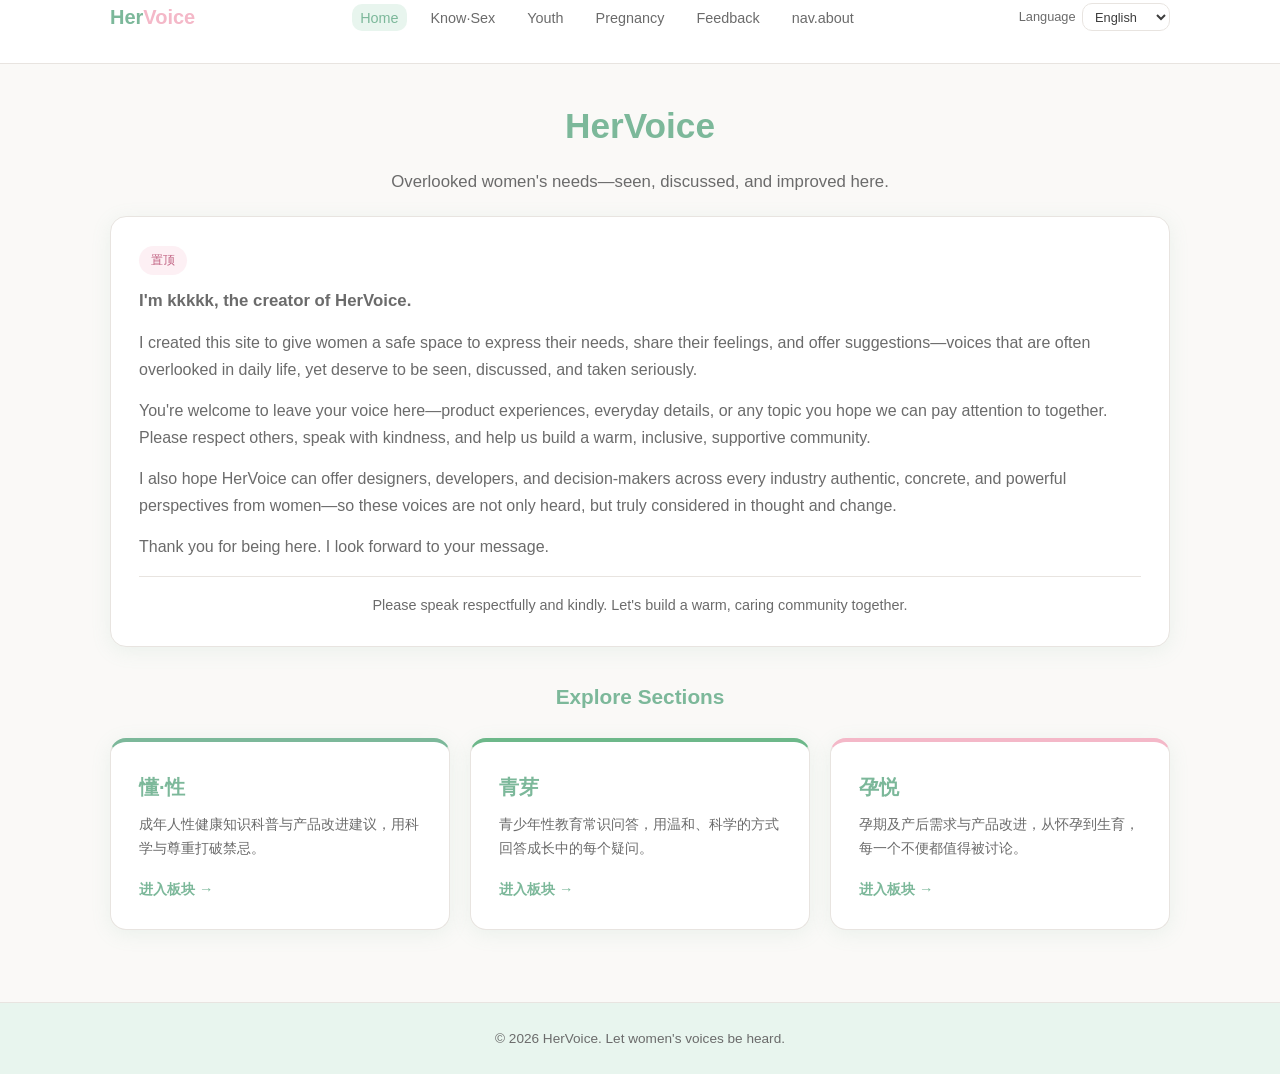
<file: index.html>
<!DOCTYPE html>
<html lang="zh-CN">
<head>
  <meta charset="UTF-8">
  <meta name="viewport" content="width=device-width, initial-scale=1.0">
  <meta name="description" content="HerVoice - 被忽略的女性需求，在这里被看见、被讨论、被改进。">
  <title>HerVoice | 首页</title>
  <link rel="stylesheet" href="style.css">
</head>
<body>

  <header class="site-header">
    <div class="nav-inner">
      <a href="index.html" class="site-logo">Her<span>Voice</span></a>
      <button class="nav-toggle" aria-label="打开菜单" aria-expanded="false">
        <span></span><span></span><span></span>
      </button>
      <ul class="nav-links">
        <li><a href="index.html" data-i18n="nav.home">首页</a></li>
        <li><a href="sex-education.html" data-i18n="nav.sex">懂·性</a></li>
        <li><a href="youth.html" data-i18n="nav.youth">青芽</a></li>
        <li><a href="pregnancy.html" data-i18n="nav.pregnancy">孕悦</a></li>
        <li><a href="feedback.html" data-i18n="nav.feedback">留言板</a></li>
        <li><a href="about.html" data-i18n="nav.about">关于</a></li>
      </ul>
    </div>
  </header>

  <main>
    <section class="page-hero page-hero-minimal">
      <h1>HerVoice</h1>
      <p class="tagline" data-i18n="index.tagline">被忽略的女性需求，在这里被看见、被讨论、被改进。</p>
    </section>

    <article class="card featured-article">
      <span class="badge">置顶</span>
      <p class="founder-intro" data-i18n="index.pinnedP1">我是 HerVoice 的创建者 kkkkk。</p>
      <p data-i18n="index.pinnedP2">创建这个网站的初衷，是想为女性提供一个可以安心表达需求、分享感受、提出建议的空间——那些在日常生活中常常被忽略的声音，值得被看见、被讨论，更值得被认真对待。</p>
      <p data-i18n="index.pinnedP3">欢迎你在这里留下你的声音：可以是产品体验、生活细节，或是任何你希望我们共同关注的话题。请尊重他人的分享，带着善意发言，和我们一起维护一个温暖、包容、彼此支持的社区。</p>
      <p data-i18n="index.pinnedP4">同时，我也希望 HerVoice 能为各行各业的设计者、开发者和决策者，提供来自女性真实、具体且有力量的视角。愿这些声音不仅被听见，更能被真正纳入思考与改变之中。</p>
      <p data-i18n="index.pinnedP5">感谢你的到来。期待你的留言。</p>
      <p class="community-guidelines" data-i18n="index.communityGuidelines">请文明发言、友善探讨，共建温暖有爱的社区。期待你的声音。</p>
    </article>

    <section class="modules-section">
      <h2 class="modules-title" data-i18n="index.modulesTitle">探索板块</h2>
      <div class="module-grid">
        <a href="sex-education.html" class="card module-card module-card-sex">
          <h3>懂·性</h3>
          <p>成年人性健康知识科普与产品改进建议，用科学与尊重打破禁忌。</p>
          <span class="module-enter">进入板块 →</span>
        </a>
        <a href="youth.html" class="card module-card module-card-youth">
          <h3>青芽</h3>
          <p>青少年性教育常识问答，用温和、科学的方式回答成长中的每个疑问。</p>
          <span class="module-enter">进入板块 →</span>
        </a>
        <a href="pregnancy.html" class="card module-card module-card-pregnancy">
          <h3>孕悦</h3>
          <p>孕期及产后需求与产品改进，从怀孕到生育，每一个不便都值得被讨论。</p>
          <span class="module-enter">进入板块 →</span>
        </a>
      </div>
    </section>
  </main>

  <footer class="site-footer">
    <p data-i18n="footer.copy">&copy; 2026 HerVoice. 让女性的声音被听见。</p>
  </footer>

  <script src="i18n.js"></script>
  <script src="script.js"></script>
</body>
</html>
</file>
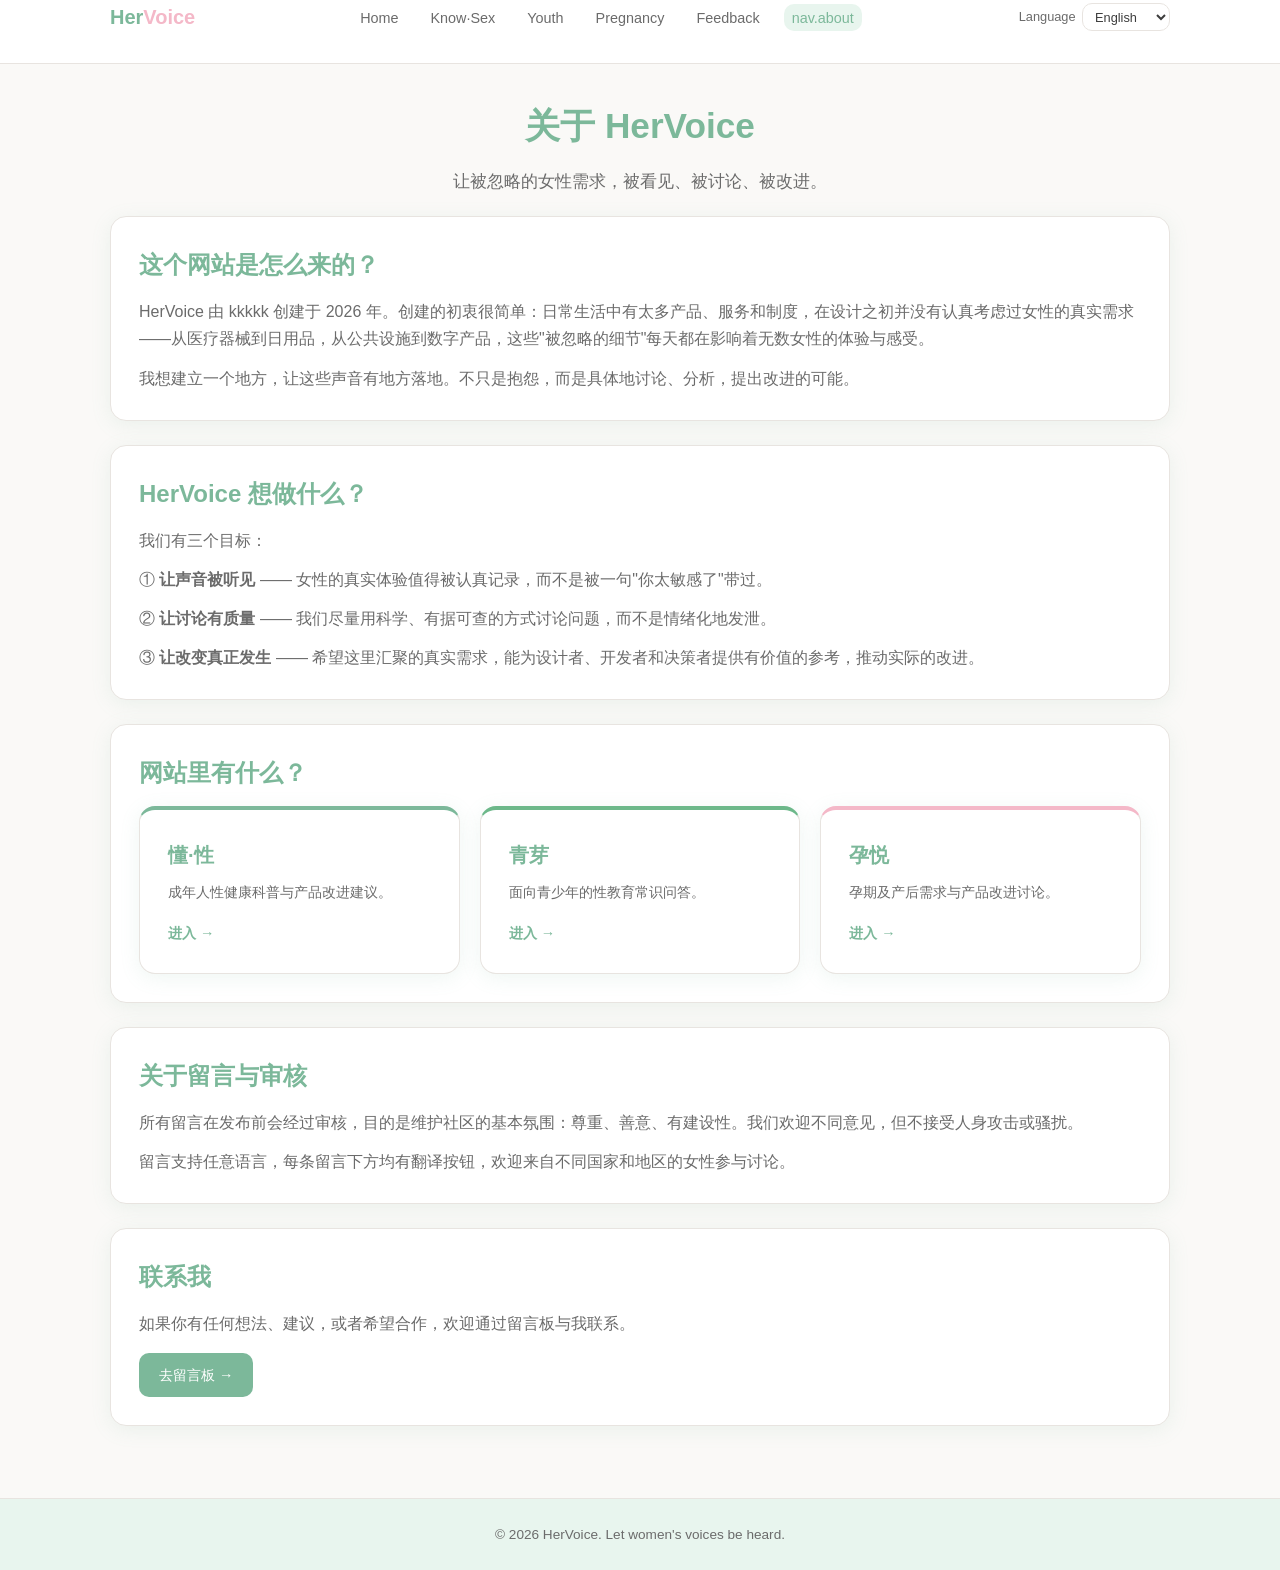
<file: about.html>
<!DOCTYPE html>
<html lang="zh-CN">
<head>
  <meta charset="UTF-8">
  <meta name="viewport" content="width=device-width, initial-scale=1.0">
  <meta name="description" content="关于 HerVoice - 让被忽略的女性需求被看见、被讨论、被改进">
  <title>关于 | HerVoice</title>
  <link rel="stylesheet" href="style.css">
</head>
<body>

  <header class="site-header">
    <div class="nav-inner">
      <a href="index.html" class="site-logo">Her<span>Voice</span></a>
      <button class="nav-toggle" aria-label="打开菜单" aria-expanded="false">
        <span></span><span></span><span></span>
      </button>
      <ul class="nav-links">
        <li><a href="index.html" data-i18n="nav.home">首页</a></li>
        <li><a href="sex-education.html" data-i18n="nav.sex">懂·性</a></li>
        <li><a href="youth.html" data-i18n="nav.youth">青芽</a></li>
        <li><a href="pregnancy.html" data-i18n="nav.pregnancy">孕悦</a></li>
        <li><a href="feedback.html" data-i18n="nav.feedback">留言板</a></li>
        <li><a href="about.html" data-i18n="nav.about">关于</a></li>
      </ul>
    </div>
  </header>

  <main>
    <section class="page-hero page-hero-minimal">
      <h1>关于 HerVoice</h1>
      <p class="tagline">让被忽略的女性需求，被看见、被讨论、被改进。</p>
    </section>

    <article class="card">
      <h2>这个网站是怎么来的？</h2>
      <p>HerVoice 由 kkkkk 创建于 2026 年。创建的初衷很简单：日常生活中有太多产品、服务和制度，在设计之初并没有认真考虑过女性的真实需求——从医疗器械到日用品，从公共设施到数字产品，这些"被忽略的细节"每天都在影响着无数女性的体验与感受。</p>
      <p>我想建立一个地方，让这些声音有地方落地。不只是抱怨，而是具体地讨论、分析，提出改进的可能。</p>
    </article>

    <article class="card">
      <h2>HerVoice 想做什么？</h2>
      <p>我们有三个目标：</p>
      <p>① <strong>让声音被听见</strong> —— 女性的真实体验值得被认真记录，而不是被一句"你太敏感了"带过。</p>
      <p>② <strong>让讨论有质量</strong> —— 我们尽量用科学、有据可查的方式讨论问题，而不是情绪化地发泄。</p>
      <p>③ <strong>让改变真正发生</strong> —— 希望这里汇聚的真实需求，能为设计者、开发者和决策者提供有价值的参考，推动实际的改进。</p>
    </article>

    <article class="card">
      <h2>网站里有什么？</h2>
      <div class="module-grid" style="margin-top: 0.75rem;">
        <a href="sex-education.html" class="card module-card module-card-sex" style="margin-bottom:0;">
          <h3>懂·性</h3>
          <p>成年人性健康科普与产品改进建议。</p>
          <span class="module-enter">进入 →</span>
        </a>
        <a href="youth.html" class="card module-card module-card-youth" style="margin-bottom:0;">
          <h3>青芽</h3>
          <p>面向青少年的性教育常识问答。</p>
          <span class="module-enter">进入 →</span>
        </a>
        <a href="pregnancy.html" class="card module-card module-card-pregnancy" style="margin-bottom:0;">
          <h3>孕悦</h3>
          <p>孕期及产后需求与产品改进讨论。</p>
          <span class="module-enter">进入 →</span>
        </a>
      </div>
    </article>

    <article class="card">
      <h2>关于留言与审核</h2>
      <p>所有留言在发布前会经过审核，目的是维护社区的基本氛围：尊重、善意、有建设性。我们欢迎不同意见，但不接受人身攻击或骚扰。</p>
      <p>留言支持任意语言，每条留言下方均有翻译按钮，欢迎来自不同国家和地区的女性参与讨论。</p>
    </article>

    <article class="card">
      <h2>联系我</h2>
      <p>如果你有任何想法、建议，或者希望合作，欢迎通过留言板与我联系。</p>
      <p style="margin-top: 1rem;">
        <a href="feedback.html" class="btn btn-primary">去留言板 →</a>
      </p>
    </article>
  </main>

  <footer class="site-footer">
    <p data-i18n="footer.copy">&copy; 2026 HerVoice. 让女性的声音被听见。</p>
  </footer>

  <script src="i18n.js"></script>
  <script src="script.js"></script>
</body>
</html>
</file>
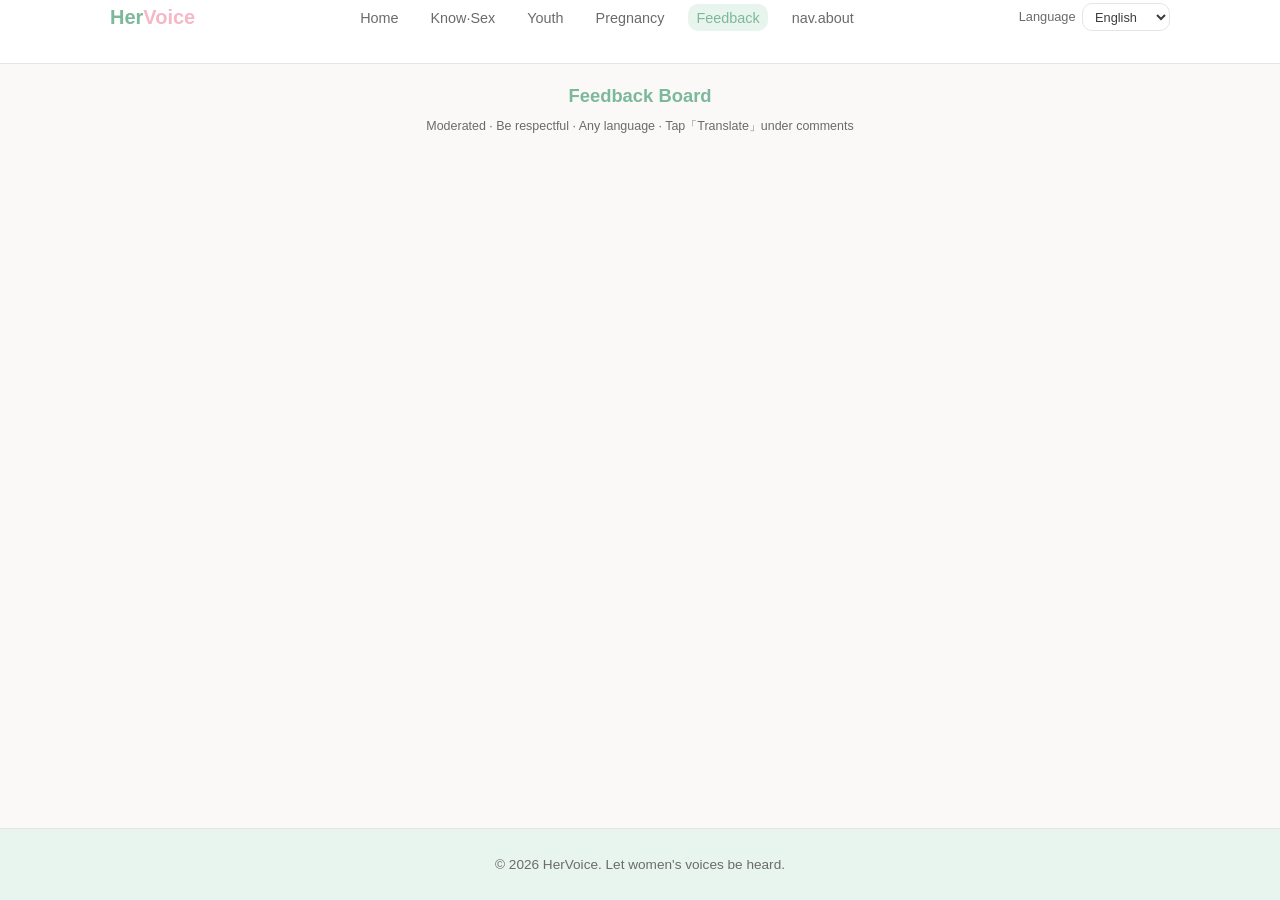
<file: feedback.html>
<!DOCTYPE html>
<html lang="zh-CN">
<head>
  <meta charset="UTF-8">
  <meta name="viewport" content="width=device-width, initial-scale=1.0">
  <meta name="description" content="HerVoice 留言板 - 全球女性分享建议，支持多语言翻译">
  <title data-i18n-title="feedback.title">留言板 | HerVoice</title>
  <link rel="stylesheet" href="style.css">
</head>
<body>

  <header class="site-header">
    <div class="nav-inner">
      <a href="index.html" class="site-logo">Her<span>Voice</span></a>
      <button class="nav-toggle" aria-label="打开菜单" aria-expanded="false">
        <span></span><span></span><span></span>
      </button>
      <ul class="nav-links">
        <li><a href="index.html" data-i18n="nav.home">首页</a></li>
        <li><a href="sex-education.html" data-i18n="nav.sex">懂·性</a></li>
        <li><a href="youth.html" data-i18n="nav.youth">青芽</a></li>
        <li><a href="pregnancy.html" data-i18n="nav.pregnancy">孕悦</a></li>
        <li><a href="feedback.html" data-i18n="nav.feedback">留言板</a></li>
        <li><a href="about.html" data-i18n="nav.about">关于</a></li>
      </ul>
    </div>
  </header>

  <main class="main-compact">
    <p class="compact-page-title" data-i18n="feedback.title">留言板</p>
    <p class="compact-notice" data-i18n="feedback.compactNotice">
      留言审核后显示 · 请文明发言 · 任意语言均可 · 评论下方可点「翻译」
    </p>

    <section class="comments-section comments-section-priority">
      <div id="cusdis_thread"
           data-host="https://cusdis.com"
           data-app-id="5a031f9e-909d-4e2f-ba23-a3a7de25dd9d"
           data-page-id="feedback"
           data-page-url="https://sfjasld.github.io/HerVoice/feedback.html"
           data-page-title="留言板">
      </div>
      <script async defer src="https://cusdis.com/js/cusdis.es.js"></script>
    </section>
  </main>

  <footer class="site-footer">
    <p data-i18n="footer.copy">&copy; 2026 HerVoice. 让女性的声音被听见。</p>
  </footer>

  <script src="i18n.js"></script>
  <script src="translate.js"></script>
  <script src="script.js"></script>
</body>
</html>
</file>
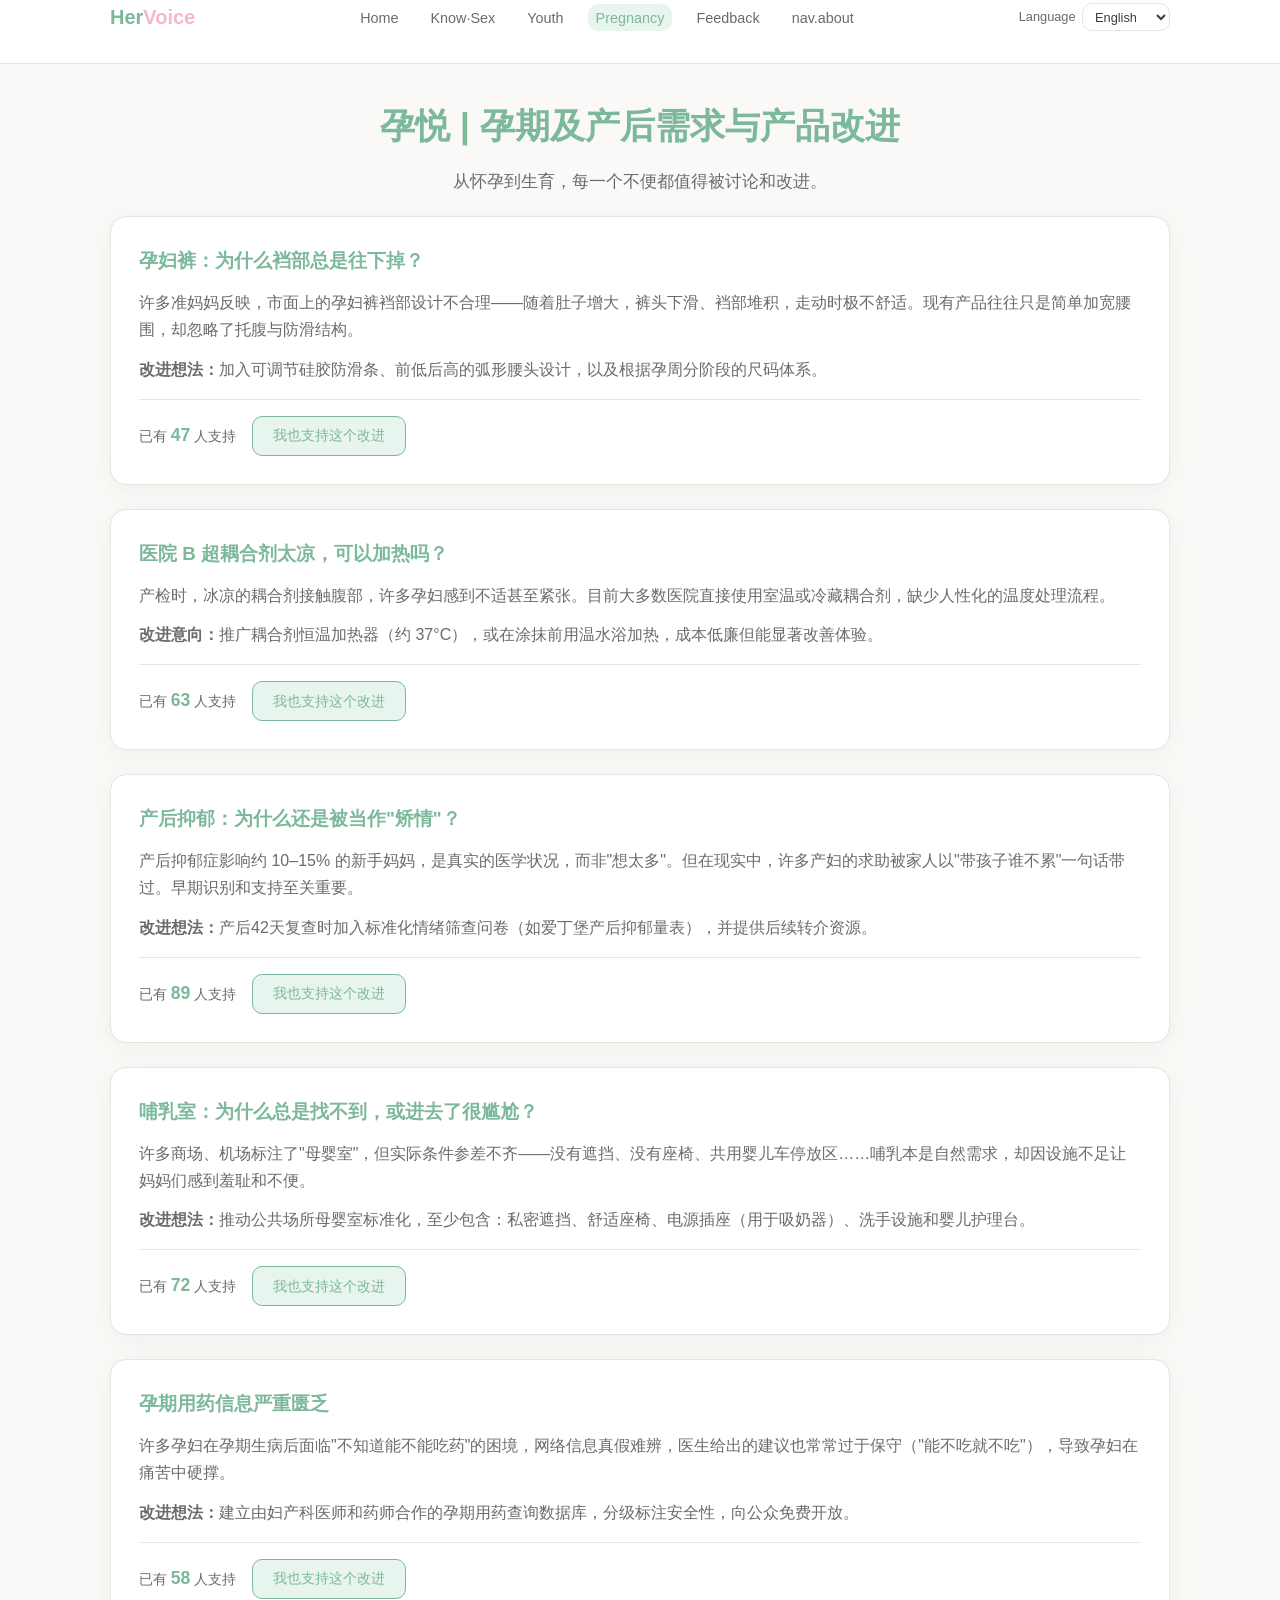
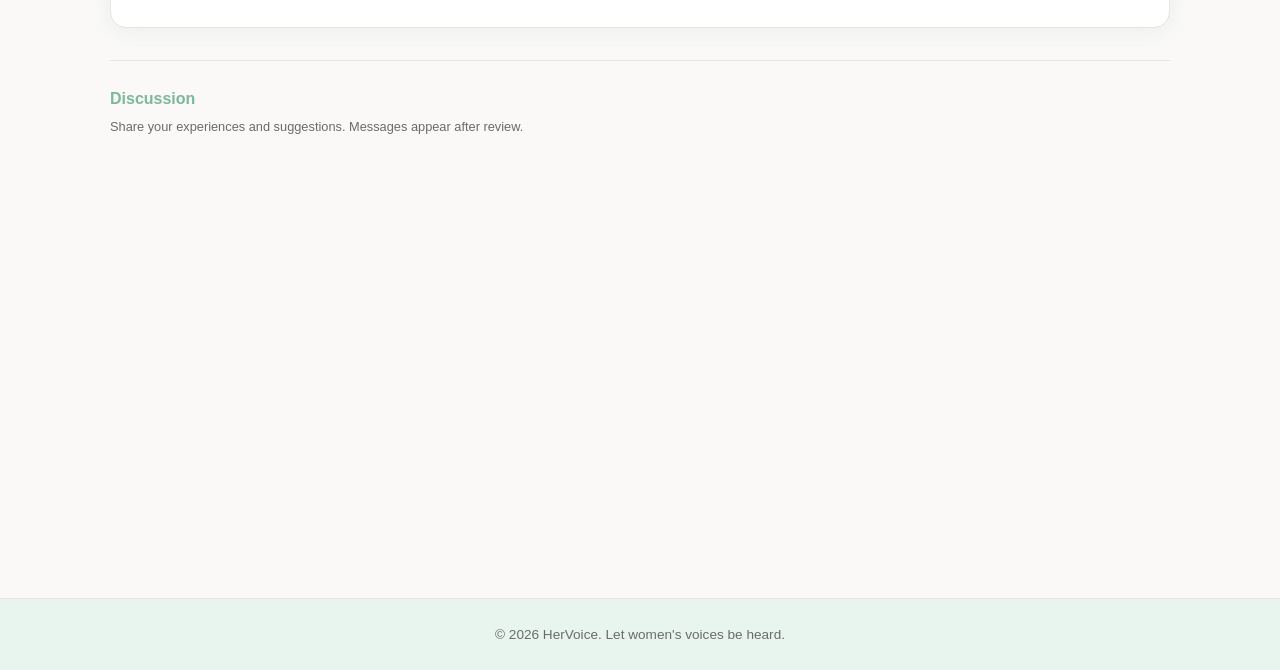
<file: pregnancy.html>
<!DOCTYPE html>
<html lang="zh-CN">
<head>
  <meta charset="UTF-8">
  <meta name="viewport" content="width=device-width, initial-scale=1.0">
  <meta name="description" content="孕悦 - 孕期及产后需求与产品改进">
  <title>孕悦 | HerVoice</title>
  <link rel="stylesheet" href="style.css">
</head>
<body>

  <header class="site-header">
    <div class="nav-inner">
      <a href="index.html" class="site-logo">Her<span>Voice</span></a>
      <button class="nav-toggle" aria-label="打开菜单" aria-expanded="false">
        <span></span><span></span><span></span>
      </button>
      <ul class="nav-links">
        <li><a href="index.html" data-i18n="nav.home">首页</a></li>
        <li><a href="sex-education.html" data-i18n="nav.sex">懂·性</a></li>
        <li><a href="youth.html" data-i18n="nav.youth">青芽</a></li>
        <li><a href="pregnancy.html" data-i18n="nav.pregnancy">孕悦</a></li>
        <li><a href="feedback.html" data-i18n="nav.feedback">留言板</a></li>
        <li><a href="about.html" data-i18n="nav.about">关于</a></li>
      </ul>
    </div>
  </header>

  <main>
    <section class="page-hero page-hero-minimal">
      <h1>孕悦 | 孕期及产后需求与产品改进</h1>
      <p class="tagline">从怀孕到生育，每一个不便都值得被讨论和改进。</p>
    </section>

    <article class="card">
      <h3>孕妇裤：为什么裆部总是往下掉？</h3>
      <p>许多准妈妈反映，市面上的孕妇裤裆部设计不合理——随着肚子增大，裤头下滑、裆部堆积，走动时极不舒适。现有产品往往只是简单加宽腰围，却忽略了托腹与防滑结构。</p>
      <p><strong>改进想法：</strong>加入可调节硅胶防滑条、前低后高的弧形腰头设计，以及根据孕周分阶段的尺码体系。</p>
      <div class="suggestion-meta">
        <span class="support-count">已有 <strong data-count-for="maternity-pants">0</strong> 人支持</span>
        <button class="btn btn-support" data-support-id="maternity-pants">我也支持这个改进</button>
      </div>
    </article>

    <article class="card">
      <h3>医院 B 超耦合剂太凉，可以加热吗？</h3>
      <p>产检时，冰凉的耦合剂接触腹部，许多孕妇感到不适甚至紧张。目前大多数医院直接使用室温或冷藏耦合剂，缺少人性化的温度处理流程。</p>
      <p><strong>改进意向：</strong>推广耦合剂恒温加热器（约 37°C），或在涂抹前用温水浴加热，成本低廉但能显著改善体验。</p>
      <div class="suggestion-meta">
        <span class="support-count">已有 <strong data-count-for="ultrasound-gel">0</strong> 人支持</span>
        <button class="btn btn-support" data-support-id="ultrasound-gel">我也支持这个改进</button>
      </div>
    </article>

    <article class="card">
      <h3>产后抑郁：为什么还是被当作"矫情"？</h3>
      <p>产后抑郁症影响约 10–15% 的新手妈妈，是真实的医学状况，而非"想太多"。但在现实中，许多产妇的求助被家人以"带孩子谁不累"一句话带过。早期识别和支持至关重要。</p>
      <p><strong>改进想法：</strong>产后42天复查时加入标准化情绪筛查问卷（如爱丁堡产后抑郁量表），并提供后续转介资源。</p>
      <div class="suggestion-meta">
        <span class="support-count">已有 <strong data-count-for="postpartum-depression">0</strong> 人支持</span>
        <button class="btn btn-support" data-support-id="postpartum-depression">我也支持这个改进</button>
      </div>
    </article>

    <article class="card">
      <h3>哺乳室：为什么总是找不到，或进去了很尴尬？</h3>
      <p>许多商场、机场标注了"母婴室"，但实际条件参差不齐——没有遮挡、没有座椅、共用婴儿车停放区……哺乳本是自然需求，却因设施不足让妈妈们感到羞耻和不便。</p>
      <p><strong>改进想法：</strong>推动公共场所母婴室标准化，至少包含：私密遮挡、舒适座椅、电源插座（用于吸奶器）、洗手设施和婴儿护理台。</p>
      <div class="suggestion-meta">
        <span class="support-count">已有 <strong data-count-for="nursing-room">0</strong> 人支持</span>
        <button class="btn btn-support" data-support-id="nursing-room">我也支持这个改进</button>
      </div>
    </article>

    <article class="card">
      <h3>孕期用药信息严重匮乏</h3>
      <p>许多孕妇在孕期生病后面临"不知道能不能吃药"的困境，网络信息真假难辨，医生给出的建议也常常过于保守（"能不吃就不吃"），导致孕妇在痛苦中硬撑。</p>
      <p><strong>改进想法：</strong>建立由妇产科医师和药师合作的孕期用药查询数据库，分级标注安全性，向公众免费开放。</p>
      <div class="suggestion-meta">
        <span class="support-count">已有 <strong data-count-for="pregnancy-medication">0</strong> 人支持</span>
        <button class="btn btn-support" data-support-id="pregnancy-medication">我也支持这个改进</button>
      </div>
    </article>

    <section class="comments-section">
      <h2 class="comments-section-title" data-i18n="comments.title">留言讨论</h2>
      <p class="comments-section-hint" data-i18n="comments.hint">欢迎分享你的经历与建议，留言审核后显示。</p>
      <div id="cusdis_thread"
           data-host="https://cusdis.com"
           data-app-id="5a031f9e-909d-4e2f-ba23-a3a7de25dd9d"
           data-page-id="pregnancy"
           data-page-url="https://sfjasld.github.io/HerVoice/pregnancy.html"
           data-page-title="孕悦">
      </div>
      <script async defer src="https://cusdis.com/js/cusdis.es.js"></script>
    </section>
  </main>

  <footer class="site-footer">
    <p data-i18n="footer.copy">&copy; 2026 HerVoice. 让女性的声音被听见。</p>
  </footer>

  <script src="i18n.js"></script>
  <script src="translate.js"></script>
  <script src="script.js"></script>
</body>
</html>
</file>
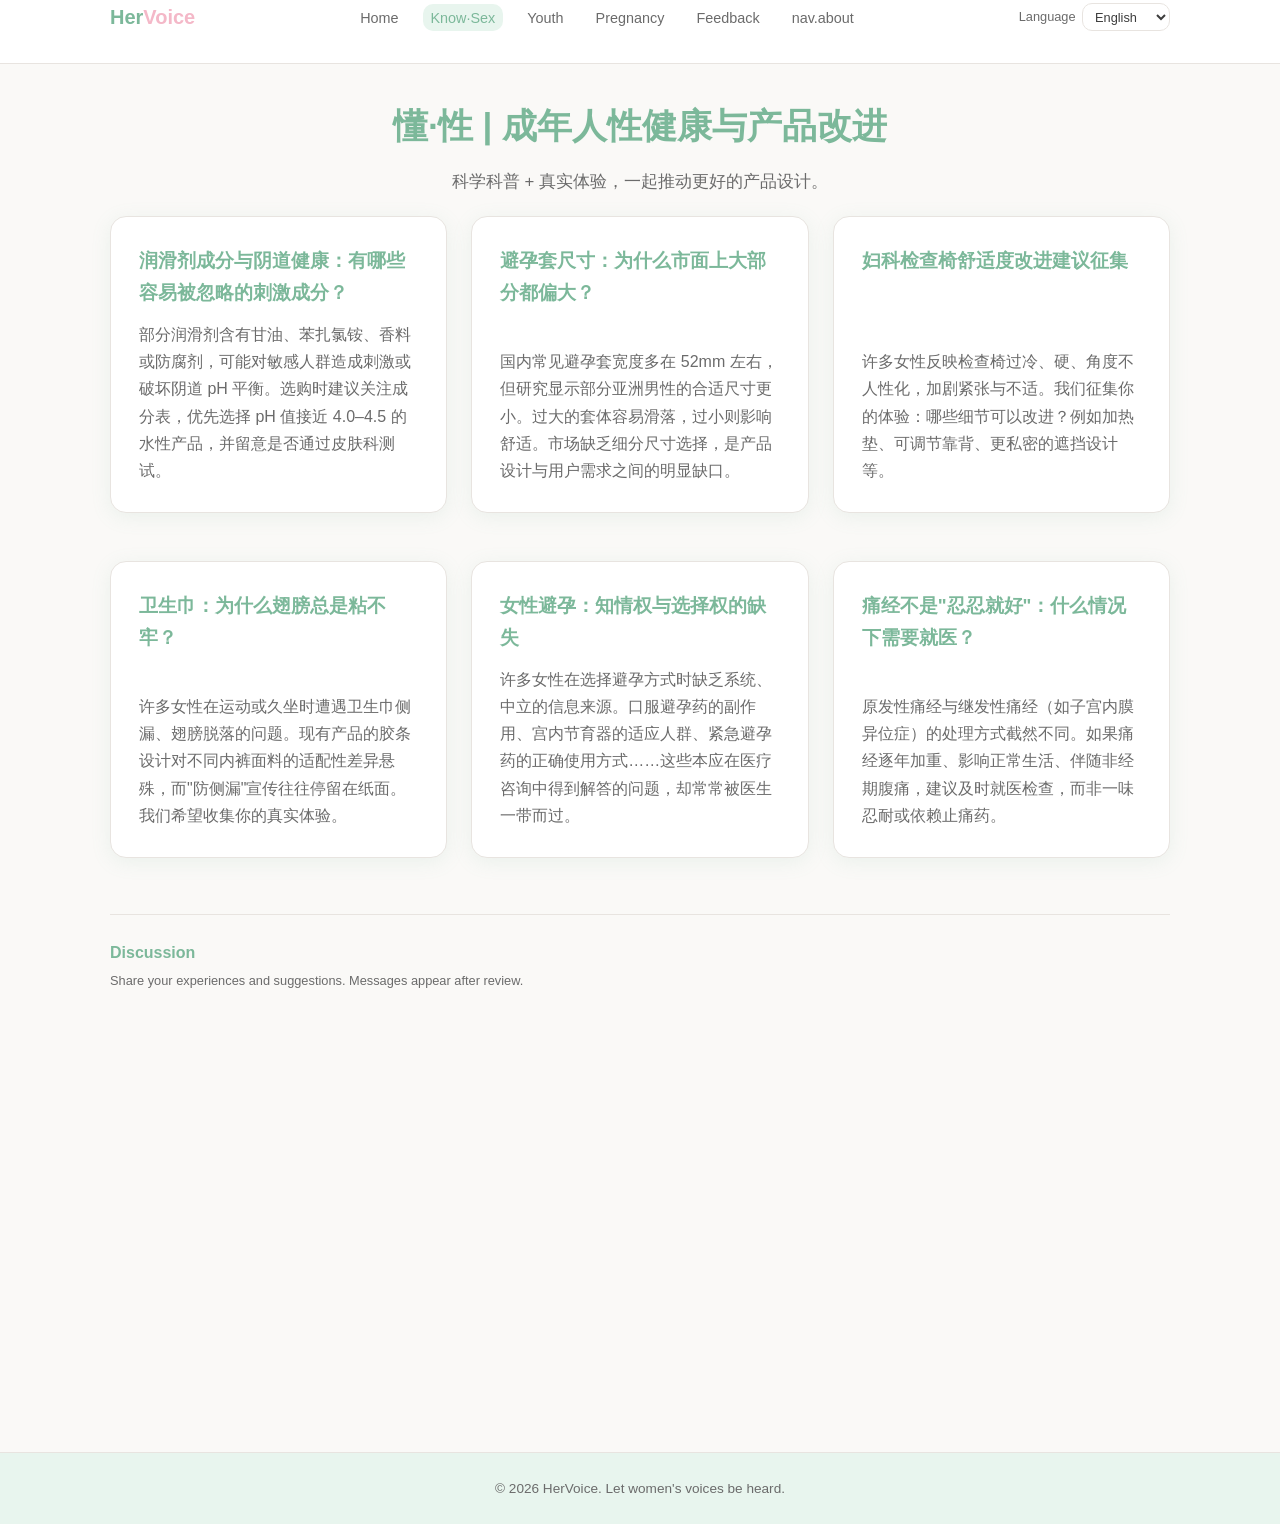
<file: sex-education.html>
<!DOCTYPE html>
<html lang="zh-CN">
<head>
  <meta charset="UTF-8">
  <meta name="viewport" content="width=device-width, initial-scale=1.0">
  <meta name="description" content="懂·性 - 成年人性健康知识科普与产品改进建议">
  <title>懂·性 | HerVoice</title>
  <link rel="stylesheet" href="style.css">
</head>
<body>

  <header class="site-header">
    <div class="nav-inner">
      <a href="index.html" class="site-logo">Her<span>Voice</span></a>
      <button class="nav-toggle" aria-label="打开菜单" aria-expanded="false">
        <span></span><span></span><span></span>
      </button>
      <ul class="nav-links">
        <li><a href="index.html" data-i18n="nav.home">首页</a></li>
        <li><a href="sex-education.html" data-i18n="nav.sex">懂·性</a></li>
        <li><a href="youth.html" data-i18n="nav.youth">青芽</a></li>
        <li><a href="pregnancy.html" data-i18n="nav.pregnancy">孕悦</a></li>
        <li><a href="feedback.html" data-i18n="nav.feedback">留言板</a></li>
        <li><a href="about.html" data-i18n="nav.about">关于</a></li>
      </ul>
    </div>
  </header>

  <main>
    <section class="page-hero page-hero-minimal">
      <h1>懂·性 | 成年人性健康与产品改进</h1>
      <p class="tagline">科学科普 + 真实体验，一起推动更好的产品设计。</p>
    </section>

    <div class="topic-list">
      <article class="card topic-card">
        <h3>润滑剂成分与阴道健康：有哪些容易被忽略的刺激成分？</h3>
        <p>部分润滑剂含有甘油、苯扎氯铵、香料或防腐剂，可能对敏感人群造成刺激或破坏阴道 pH 平衡。选购时建议关注成分表，优先选择 pH 值接近 4.0–4.5 的水性产品，并留意是否通过皮肤科测试。</p>
      </article>
      <article class="card topic-card">
        <h3>避孕套尺寸：为什么市面上大部分都偏大？</h3>
        <p>国内常见避孕套宽度多在 52mm 左右，但研究显示部分亚洲男性的合适尺寸更小。过大的套体容易滑落，过小则影响舒适。市场缺乏细分尺寸选择，是产品设计与用户需求之间的明显缺口。</p>
      </article>
      <article class="card topic-card">
        <h3>妇科检查椅舒适度改进建议征集</h3>
        <p>许多女性反映检查椅过冷、硬、角度不人性化，加剧紧张与不适。我们征集你的体验：哪些细节可以改进？例如加热垫、可调节靠背、更私密的遮挡设计等。</p>
      </article>
      <article class="card topic-card">
        <h3>卫生巾：为什么翅膀总是粘不牢？</h3>
        <p>许多女性在运动或久坐时遭遇卫生巾侧漏、翅膀脱落的问题。现有产品的胶条设计对不同内裤面料的适配性差异悬殊，而"防侧漏"宣传往往停留在纸面。我们希望收集你的真实体验。</p>
      </article>
      <article class="card topic-card">
        <h3>女性避孕：知情权与选择权的缺失</h3>
        <p>许多女性在选择避孕方式时缺乏系统、中立的信息来源。口服避孕药的副作用、宫内节育器的适应人群、紧急避孕药的正确使用方式……这些本应在医疗咨询中得到解答的问题，却常常被医生一带而过。</p>
      </article>
      <article class="card topic-card">
        <h3>痛经不是"忍忍就好"：什么情况下需要就医？</h3>
        <p>原发性痛经与继发性痛经（如子宫内膜异位症）的处理方式截然不同。如果痛经逐年加重、影响正常生活、伴随非经期腹痛，建议及时就医检查，而非一味忍耐或依赖止痛药。</p>
      </article>
    </div>

    <section class="comments-section">
      <h2 class="comments-section-title" data-i18n="comments.title">留言讨论</h2>
      <p class="comments-section-hint" data-i18n="comments.hint">欢迎分享你的经历与建议，留言审核后显示。</p>
      <div id="cusdis_thread"
           data-host="https://cusdis.com"
           data-app-id="5a031f9e-909d-4e2f-ba23-a3a7de25dd9d"
           data-page-id="sex-education"
           data-page-url="https://sfjasld.github.io/HerVoice/sex-education.html"
           data-page-title="懂·性">
      </div>
      <script async defer src="https://cusdis.com/js/cusdis.es.js"></script>
    </section>
  </main>

  <footer class="site-footer">
    <p data-i18n="footer.copy">&copy; 2026 HerVoice. 让女性的声音被听见。</p>
  </footer>

  <script src="i18n.js"></script>
  <script src="translate.js"></script>
  <script src="script.js"></script>
</body>
</html>
</file>
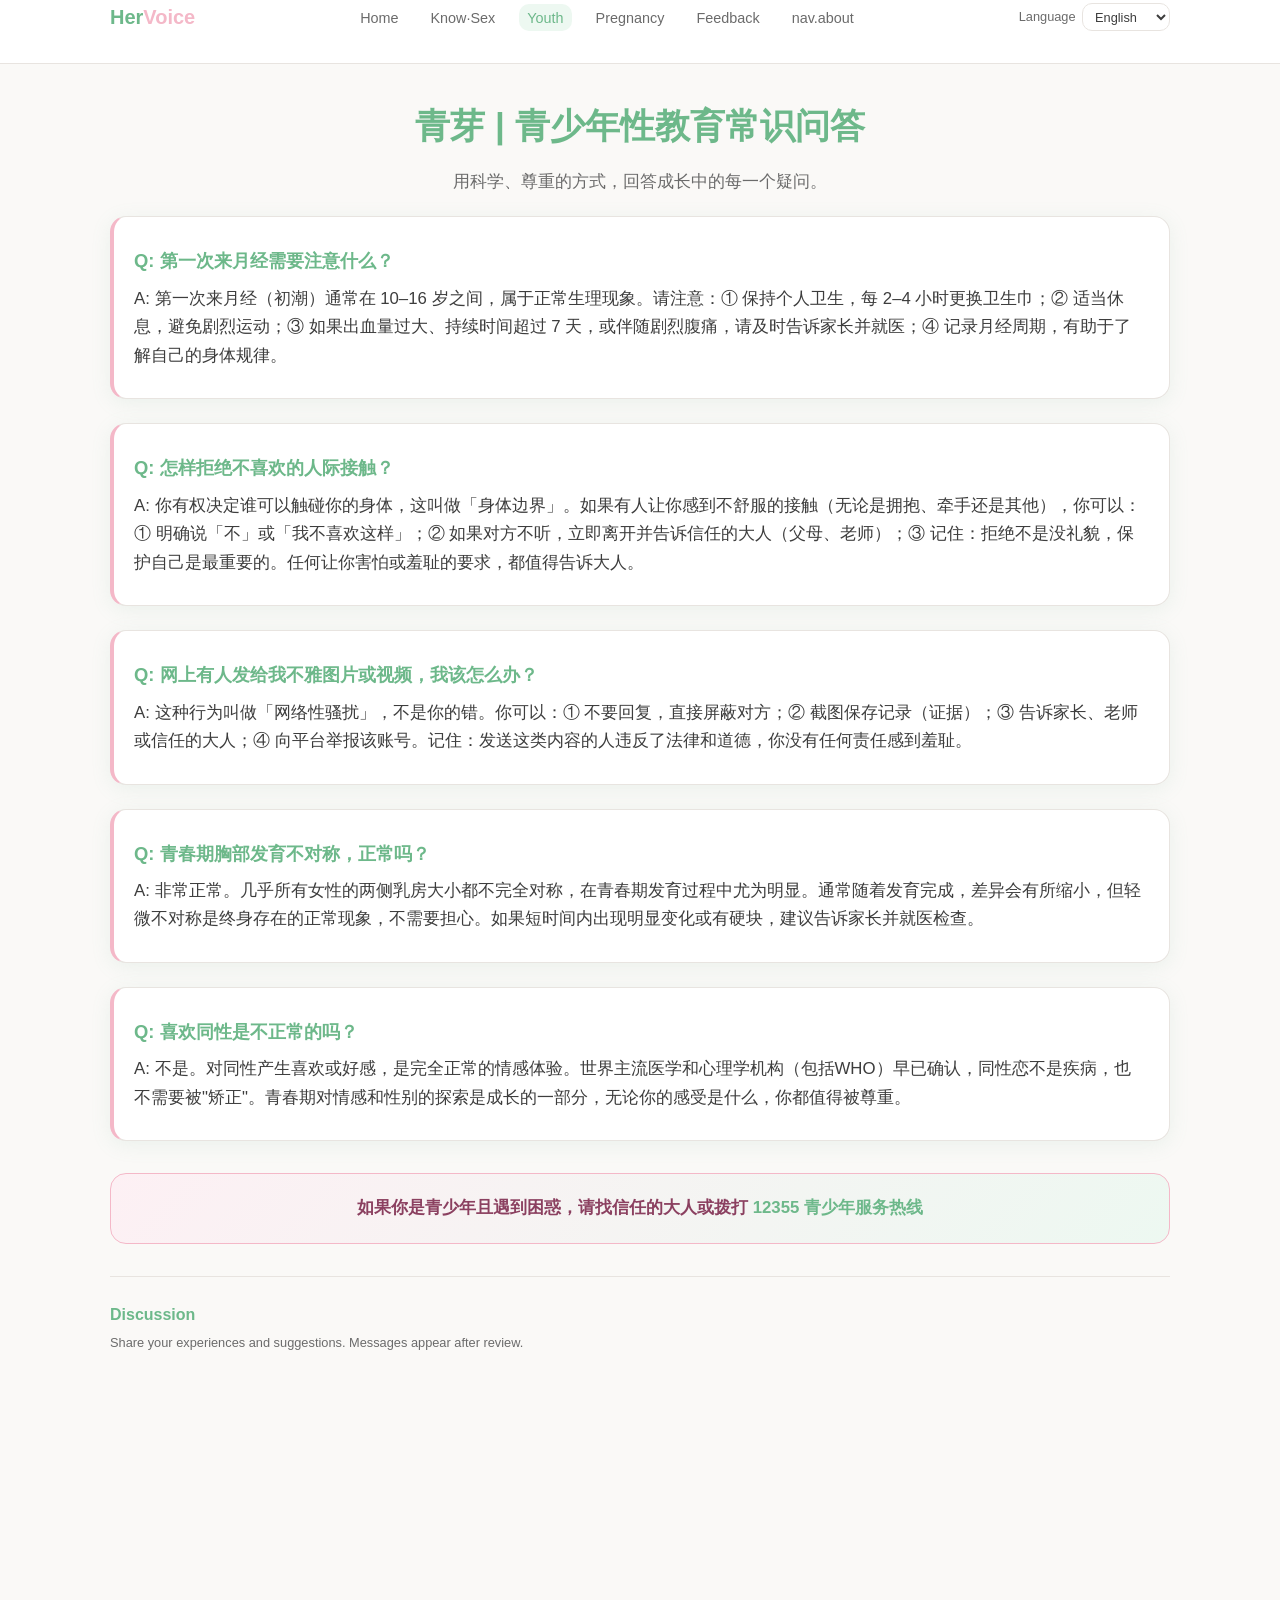
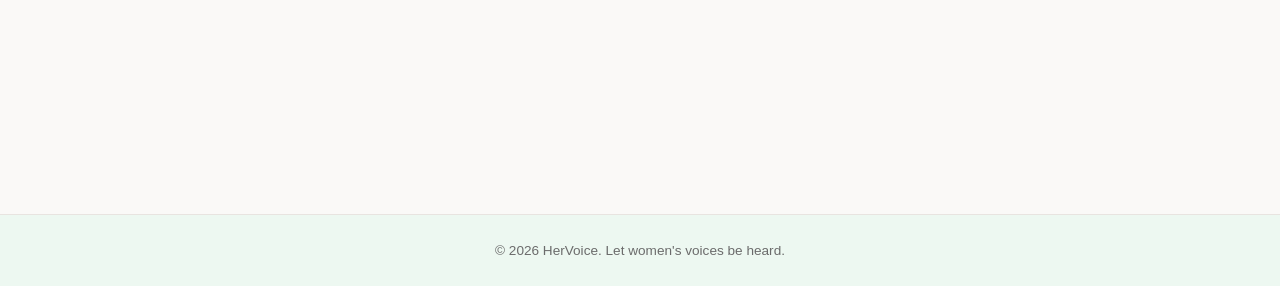
<file: youth.html>
<!DOCTYPE html>
<html lang="zh-CN">
<head>
  <meta charset="UTF-8">
  <meta name="viewport" content="width=device-width, initial-scale=1.0">
  <meta name="description" content="青芽 - 青少年性教育常识问答，适合12-18岁">
  <title>青芽 | HerVoice</title>
  <link rel="stylesheet" href="style.css">
</head>
<body class="page-youth">

  <header class="site-header">
    <div class="nav-inner">
      <a href="index.html" class="site-logo">Her<span>Voice</span></a>
      <button class="nav-toggle" aria-label="打开菜单" aria-expanded="false">
        <span></span><span></span><span></span>
      </button>
      <ul class="nav-links">
        <li><a href="index.html" data-i18n="nav.home">首页</a></li>
        <li><a href="sex-education.html" data-i18n="nav.sex">懂·性</a></li>
        <li><a href="youth.html" data-i18n="nav.youth">青芽</a></li>
        <li><a href="pregnancy.html" data-i18n="nav.pregnancy">孕悦</a></li>
        <li><a href="feedback.html" data-i18n="nav.feedback">留言板</a></li>
        <li><a href="about.html" data-i18n="nav.about">关于</a></li>
      </ul>
    </div>
  </header>

  <main>
    <section class="page-hero page-hero-minimal">
      <h1>青芽 | 青少年性教育常识问答</h1>
      <p class="tagline">用科学、尊重的方式，回答成长中的每一个疑问。</p>
    </section>

    <article class="card qa-item">
      <p class="question">Q: 第一次来月经需要注意什么？</p>
      <p class="answer">A: 第一次来月经（初潮）通常在 10–16 岁之间，属于正常生理现象。请注意：① 保持个人卫生，每 2–4 小时更换卫生巾；② 适当休息，避免剧烈运动；③ 如果出血量过大、持续时间超过 7 天，或伴随剧烈腹痛，请及时告诉家长并就医；④ 记录月经周期，有助于了解自己的身体规律。</p>
    </article>

    <article class="card qa-item">
      <p class="question">Q: 怎样拒绝不喜欢的人际接触？</p>
      <p class="answer">A: 你有权决定谁可以触碰你的身体，这叫做「身体边界」。如果有人让你感到不舒服的接触（无论是拥抱、牵手还是其他），你可以：① 明确说「不」或「我不喜欢这样」；② 如果对方不听，立即离开并告诉信任的大人（父母、老师）；③ 记住：拒绝不是没礼貌，保护自己是最重要的。任何让你害怕或羞耻的要求，都值得告诉大人。</p>
    </article>

    <article class="card qa-item">
      <p class="question">Q: 网上有人发给我不雅图片或视频，我该怎么办？</p>
      <p class="answer">A: 这种行为叫做「网络性骚扰」，不是你的错。你可以：① 不要回复，直接屏蔽对方；② 截图保存记录（证据）；③ 告诉家长、老师或信任的大人；④ 向平台举报该账号。记住：发送这类内容的人违反了法律和道德，你没有任何责任感到羞耻。</p>
    </article>

    <article class="card qa-item">
      <p class="question">Q: 青春期胸部发育不对称，正常吗？</p>
      <p class="answer">A: 非常正常。几乎所有女性的两侧乳房大小都不完全对称，在青春期发育过程中尤为明显。通常随着发育完成，差异会有所缩小，但轻微不对称是终身存在的正常现象，不需要担心。如果短时间内出现明显变化或有硬块，建议告诉家长并就医检查。</p>
    </article>

    <article class="card qa-item">
      <p class="question">Q: 喜欢同性是不正常的吗？</p>
      <p class="answer">A: 不是。对同性产生喜欢或好感，是完全正常的情感体验。世界主流医学和心理学机构（包括WHO）早已确认，同性恋不是疾病，也不需要被"矫正"。青春期对情感和性别的探索是成长的一部分，无论你的感受是什么，你都值得被尊重。</p>
    </article>

    <aside class="youth-notice">
      如果你是青少年且遇到困惑，请找信任的大人或拨打
      <a href="tel:12355">12355 青少年服务热线</a>
    </aside>

    <section class="comments-section">
      <h2 class="comments-section-title" data-i18n="comments.title">留言讨论</h2>
      <p class="comments-section-hint" data-i18n="comments.hint">欢迎分享你的经历与建议，留言审核后显示。</p>
      <div id="cusdis_thread"
           data-host="https://cusdis.com"
           data-app-id="5a031f9e-909d-4e2f-ba23-a3a7de25dd9d"
           data-page-id="youth"
           data-page-url="https://sfjasld.github.io/HerVoice/youth.html"
           data-page-title="青芽">
      </div>
      <script async defer src="https://cusdis.com/js/cusdis.es.js"></script>
    </section>
  </main>

  <footer class="site-footer">
    <p data-i18n="footer.copy">&copy; 2026 HerVoice. 让女性的声音被听见。</p>
  </footer>

  <script src="i18n.js"></script>
  <script src="translate.js"></script>
  <script src="script.js"></script>
</body>
</html>
</file>
<file: style.css>
/* ============================================
   HerVoice - 全局样式
   主色调：浅绿 + 浅粉，简约温暖风格
   ============================================ */

/* --- CSS 变量（方便后续统一改色） --- */
:root {
  --color-primary: #7cb89a;       /* 浅绿主色 */
  --color-primary-light: #e8f5ee;
  --color-accent: #f4b8c8;        /* 浅粉点缀 */
  --color-accent-light: #fdf0f4;
  --color-bg: #faf9f7;
  --color-card: #ffffff;
  --color-text: #3d3d3d;
  --color-text-muted: #6b6b6b;
  --color-border: #e8e4e0;
  --radius: 16px;
  --radius-sm: 10px;
  --shadow: 0 4px 20px rgba(124, 184, 154, 0.12);
  --nav-height: 64px;
  --font-sans: "PingFang SC", "Hiragino Sans GB", "Microsoft YaHei", sans-serif;
}

/* --- 基础重置 --- */
*,
*::before,
*::after {
  box-sizing: border-box;
  margin: 0;
  padding: 0;
}

html {
  scroll-behavior: smooth;
}

body {
  font-family: var(--font-sans);
  background: var(--color-bg);
  color: var(--color-text);
  line-height: 1.7;
  min-height: 100vh;
  display: flex;
  flex-direction: column;
}

a {
  color: var(--color-primary);
  text-decoration: none;
  transition: color 0.2s;
}

a:hover {
  color: #5a9a78;
}

img {
  max-width: 100%;
  height: auto;
}

/* --- 固定顶部导航栏 --- */
.site-header {
  position: fixed;
  top: 0;
  left: 0;
  right: 0;
  min-height: var(--nav-height);
  height: auto;
  background: rgba(255, 255, 255, 0.95);
  backdrop-filter: blur(10px);
  border-bottom: 1px solid var(--color-border);
  z-index: 1000;
}

.nav-inner {
  max-width: 1100px;
  margin: 0 auto;
  padding: 0 1.25rem;
  height: 100%;
  display: flex;
  align-items: center;
  justify-content: space-between;
  gap: 1rem;
}

.site-logo {
  font-size: 1.25rem;
  font-weight: 700;
  color: var(--color-primary);
  white-space: nowrap;
}

.site-logo span {
  color: var(--color-accent);
}

/* 导航链接 */
.nav-links {
  display: flex;
  flex-wrap: wrap;
  gap: 0.25rem 1rem;
  list-style: none;
}

.nav-links a {
  font-size: 0.9rem;
  color: var(--color-text-muted);
  padding: 0.35rem 0.5rem;
  border-radius: var(--radius-sm);
  transition: background 0.2s, color 0.2s;
}

.nav-links a:hover,
.nav-links a.active {
  color: var(--color-primary);
  background: var(--color-primary-light);
}

/* 移动端汉堡菜单按钮 */
.nav-toggle {
  display: none;
  flex-direction: column;
  gap: 5px;
  background: none;
  border: none;
  cursor: pointer;
  padding: 0.5rem;
}

.nav-toggle span {
  display: block;
  width: 22px;
  height: 2px;
  background: var(--color-primary);
  border-radius: 2px;
  transition: transform 0.3s, opacity 0.3s;
}

/* --- 主内容区 --- */
main {
  flex: 1;
  max-width: 1100px;
  width: 100%;
  margin: 0 auto;
  padding: calc(var(--nav-height) + 2rem) 1.25rem 3rem;
}

/* --- 页面标题区 --- */
.page-hero {
  text-align: center;
  margin-bottom: 2.5rem;
}

/* 精简版标题区（少占空间） */
.page-hero-minimal {
  margin-bottom: 1.25rem;
}

.page-hero-minimal h1 {
  font-size: clamp(1.25rem, 3.5vw, 1.75rem);
  margin-bottom: 0.35rem;
}

.page-hero-minimal .tagline {
  font-size: 0.9rem;
}

/* 留言板紧凑布局 */
.main-compact {
  padding-top: calc(var(--nav-height) + 1rem);
  display: flex;
  flex-direction: column;
  flex: 1;
  padding-bottom: 1rem;
}

.compact-page-title {
  font-size: 1.15rem;
  font-weight: 700;
  color: var(--color-primary);
  text-align: center;
  margin-bottom: 0.35rem;
}

.compact-notice {
  font-size: 0.78rem;
  color: var(--color-text-muted);
  text-align: center;
  margin-bottom: 0.75rem;
  line-height: 1.5;
}

/* 创建者寄语 */
.founder-intro {
  font-weight: 600;
  color: var(--color-text);
  font-size: 1.05rem;
}

.community-guidelines {
  margin-top: 1rem;
  padding-top: 1rem;
  border-top: 1px solid var(--color-border);
  font-size: 0.9rem;
  color: var(--color-primary);
  font-weight: 500;
  text-align: center;
}

/* 各页面留言区 */
.comments-section {
  margin-top: 2rem;
  padding-top: 1.5rem;
  border-top: 1px solid var(--color-border);
}

.comments-section-priority {
  margin-top: 0;
  padding-top: 0;
  border-top: none;
  flex: 1;
  display: flex;
  flex-direction: column;
}

.comments-section-title {
  font-size: 1rem;
  color: var(--color-primary);
  margin-bottom: 0.25rem;
}

.comments-section-hint {
  font-size: 0.8rem;
  color: var(--color-text-muted);
  margin-bottom: 0.75rem;
}

#cusdis_thread {
  flex: 1;
  display: flex;
  flex-direction: column;
  min-height: 400px;
}

#cusdis_thread iframe {
  flex: 1;
  width: 100%;
  min-height: 400px;
  height: calc(100vh - var(--nav-height) - 8rem);
  border: none;
}

.page-hero h1 {
  font-size: clamp(1.6rem, 4vw, 2.2rem);
  color: var(--color-primary);
  margin-bottom: 0.75rem;
}

.page-hero .tagline {
  font-size: 1.05rem;
  color: var(--color-text-muted);
  max-width: 560px;
  margin: 0 auto;
}

/* --- 通用卡片 --- */
.card {
  background: var(--color-card);
  border-radius: var(--radius);
  box-shadow: var(--shadow);
  padding: 1.75rem;
  margin-bottom: 1.5rem;
  border: 1px solid var(--color-border);
}

.card h2,
.card h3 {
  color: var(--color-primary);
  margin-bottom: 0.75rem;
}

.card p {
  color: var(--color-text-muted);
  margin-bottom: 0.75rem;
}

.card p:last-child {
  margin-bottom: 0;
}

/* --- 按钮 --- */
.btn {
  display: inline-block;
  padding: 0.6rem 1.25rem;
  border-radius: var(--radius-sm);
  font-size: 0.9rem;
  font-family: inherit;
  cursor: pointer;
  border: none;
  transition: transform 0.15s, box-shadow 0.15s, background 0.2s;
}

.btn:active {
  transform: scale(0.97);
}

.btn-primary {
  background: var(--color-primary);
  color: #fff;
}

.btn-primary:hover {
  background: #6aaa88;
  color: #fff;
}

.btn-accent {
  background: var(--color-accent-light);
  color: #c06080;
  border: 1px solid var(--color-accent);
}

.btn-accent:hover {
  background: var(--color-accent);
  color: #fff;
}

.btn-support {
  background: var(--color-primary-light);
  color: var(--color-primary);
  border: 1px solid var(--color-primary);
}

.btn-support:hover {
  background: var(--color-primary);
  color: #fff;
}

.btn-support.supported {
  background: var(--color-primary);
  color: #fff;
}

/* --- 首页：置顶文章 --- */
.featured-article .badge {
  display: inline-block;
  background: var(--color-accent-light);
  color: #c06080;
  font-size: 0.75rem;
  padding: 0.25rem 0.75rem;
  border-radius: 20px;
  margin-bottom: 0.75rem;
}

.featured-article p {
  margin-bottom: 0.85rem;
}

.featured-article p:last-of-type {
  margin-bottom: 0;
}

.comments-placeholder {
  margin-top: 1.5rem;
  padding: 1.25rem;
  background: var(--color-bg);
  border-radius: var(--radius-sm);
  border: 1px dashed var(--color-border);
  text-align: center;
  color: var(--color-text-muted);
  font-size: 0.9rem;
}

.comments-link {
  display: block;
  color: var(--color-primary);
  font-weight: 600;
  transition: background 0.2s, color 0.2s;
}

.comments-link:hover {
  background: var(--color-primary-light);
  color: #5a9a78;
}

/* --- 首页：板块入口卡片 --- */
.modules-section {
  margin-top: 2rem;
}

.modules-title {
  text-align: center;
  font-size: 1.3rem;
  color: var(--color-primary);
  margin-bottom: 1.5rem;
}

.module-grid {
  display: grid;
  grid-template-columns: repeat(auto-fill, minmax(260px, 1fr));
  gap: 1.25rem;
}

.module-card {
  display: flex;
  flex-direction: column;
  text-decoration: none;
  color: inherit;
  transition: transform 0.2s, box-shadow 0.2s;
  cursor: pointer;
}

.module-card:hover {
  transform: translateY(-4px);
  box-shadow: 0 8px 28px rgba(124, 184, 154, 0.2);
}

.module-card h3 {
  font-size: 1.25rem;
  margin-bottom: 0.5rem;
}

.module-card p {
  flex: 1;
  font-size: 0.9rem;
  color: var(--color-text-muted);
  margin-bottom: 1rem;
}

.module-enter {
  font-size: 0.9rem;
  font-weight: 600;
  color: var(--color-primary);
}

.module-card-sex { border-top: 4px solid var(--color-primary); }
.module-card-youth { border-top: 4px solid #6db88a; }
.module-card-pregnancy { border-top: 4px solid var(--color-accent); }

/* --- 懂·性：话题卡片列表 --- */
.topic-list {
  display: grid;
  grid-template-columns: repeat(auto-fill, minmax(280px, 1fr));
  gap: 1.5rem;
}

.topic-card {
  display: flex;
  flex-direction: column;
  justify-content: space-between;
}

.topic-card .btn {
  margin-top: 1rem;
  align-self: flex-start;
}

/* --- 青芽：问答样式（字体略大、更清新） --- */
.page-youth {
  --color-primary: #6db88a;
  --color-primary-light: #edf8f1;
}

.page-youth main {
  font-size: 1.05rem;
}

.qa-item {
  border-left: 4px solid var(--color-accent);
  padding-left: 1.25rem;
}

.qa-item .question {
  font-size: 1.15rem;
  font-weight: 600;
  color: var(--color-primary);
  margin-bottom: 0.5rem;
}

.qa-item .answer {
  color: var(--color-text);
}

.youth-notice {
  background: linear-gradient(135deg, var(--color-accent-light), var(--color-primary-light));
  border: 1px solid var(--color-accent);
  border-radius: var(--radius);
  padding: 1.25rem 1.5rem;
  text-align: center;
  font-weight: 600;
  color: #8b4060;
  margin-top: 2rem;
}

.youth-notice a {
  color: var(--color-primary);
  font-weight: 700;
}

/* --- 孕悦：产品建议 + 支持计数 --- */
.suggestion-meta {
  display: flex;
  flex-wrap: wrap;
  align-items: center;
  gap: 1rem;
  margin-top: 1rem;
  padding-top: 1rem;
  border-top: 1px solid var(--color-border);
}

.support-count {
  font-size: 0.85rem;
  color: var(--color-text-muted);
}

.support-count strong {
  color: var(--color-primary);
  font-size: 1.1rem;
}

/* --- 留言板 --- */
.feedback-notice {
  background: var(--color-primary-light);
  border-radius: var(--radius-sm);
  padding: 1rem 1.25rem;
  margin-bottom: 2rem;
  color: var(--color-primary);
  font-size: 0.95rem;
  text-align: center;
}

.feedback-section {
  margin-bottom: 3rem;
}

.feedback-section h2 {
  font-size: 1.2rem;
  color: var(--color-primary);
  margin-bottom: 1rem;
  padding-bottom: 0.5rem;
  border-bottom: 2px solid var(--color-accent-light);
}

/* Google Form 备用 iframe */
.form-iframe-wrapper {
  border-radius: var(--radius);
  overflow: hidden;
  border: 1px solid var(--color-border);
  background: var(--color-card);
}

.form-iframe-wrapper iframe {
  display: block;
  width: 100%;
  min-height: 600px;
  border: none;
}

.cusdis-setup-hint {
  margin-top: 1rem;
  padding: 1rem;
  background: #fff8e6;
  border-radius: var(--radius-sm);
  font-size: 0.85rem;
  color: #8a6d3b;
}

/* --- 语言切换器 --- */
.lang-switcher {
  flex-shrink: 0;
}

.lang-switcher-label {
  display: flex;
  align-items: center;
  gap: 0.4rem;
  font-size: 0.8rem;
  color: var(--color-text-muted);
}

.lang-switcher select {
  padding: 0.3rem 0.5rem;
  border-radius: var(--radius-sm);
  border: 1px solid var(--color-border);
  background: var(--color-card);
  font-family: inherit;
  font-size: 0.8rem;
  color: var(--color-text);
  cursor: pointer;
}

/* --- 留言板：多语言欢迎 & 翻译 --- */
.feedback-welcome {
  background: linear-gradient(135deg, var(--color-primary-light), var(--color-accent-light));
  border-radius: var(--radius);
  padding: 1.25rem 1.5rem;
  margin-bottom: 1rem;
  color: var(--color-text);
  font-size: 0.95rem;
  line-height: 1.8;
  border: 1px solid var(--color-border);
}

.feedback-translate-hint {
  font-size: 0.9rem;
  color: var(--color-text-muted);
  margin-bottom: 1.5rem;
  text-align: center;
}

.feedback-translate-hint strong {
  color: var(--color-primary);
}

.hint-note {
  font-size: 0.8rem;
  opacity: 0.85;
}

/* 评论翻译按钮 */
.hv-translate-wrap {
  margin-top: 0.5rem;
  margin-bottom: 0.75rem;
}

.hv-translate-btn {
  display: inline-block;
  padding: 0.35rem 0.75rem;
  font-size: 0.8rem;
  font-family: inherit;
  background: var(--color-primary-light);
  color: var(--color-primary);
  border: 1px solid var(--color-primary);
  border-radius: var(--radius-sm);
  cursor: pointer;
  transition: background 0.2s, color 0.2s;
}

.hv-translate-btn:hover:not(:disabled) {
  background: var(--color-primary);
  color: #fff;
}

.hv-translate-btn:disabled {
  opacity: 0.6;
  cursor: wait;
}

.hv-translated-text {
  margin-top: 0.5rem;
  padding: 0.75rem 1rem;
  background: var(--color-bg);
  border-left: 3px solid var(--color-accent);
  border-radius: var(--radius-sm);
  font-size: 0.9rem;
  color: var(--color-text);
  line-height: 1.6;
}

.hv-translated-text.is-error {
  border-left-color: #e0a080;
  color: #8a6060;
}

/* 阿拉伯语 RTL 适配 */
html[dir="rtl"] .nav-inner {
  flex-direction: row-reverse;
}

html[dir="rtl"] .nav-links {
  flex-direction: row-reverse;
}

html[dir="rtl"] .qa-item {
  border-left: none;
  border-right: 4px solid var(--color-accent);
  padding-left: 0;
  padding-right: 1.25rem;
}

html[dir="rtl"] .hv-translated-text {
  border-left: none;
  border-right: 3px solid var(--color-accent);
}

/* --- 页脚 --- */
.site-footer {
  text-align: center;
  padding: 1.5rem 1.25rem;
  background: var(--color-primary-light);
  color: var(--color-text-muted);
  font-size: 0.85rem;
  border-top: 1px solid var(--color-border);
}

/* --- 响应式：平板 & 手机 --- */
@media (max-width: 768px) {
  .nav-toggle {
    display: flex;
  }

  .nav-links {
    display: none;
    position: absolute;
    top: var(--nav-height);
    left: 0;
    right: 0;
    flex-direction: column;
    background: rgba(255, 255, 255, 0.98);
    padding: 1rem 1.25rem 1.25rem;
    border-bottom: 1px solid var(--color-border);
    box-shadow: var(--shadow);
  }

  .nav-links.open {
    display: flex;
  }

  /* 汉堡菜单展开动画 */
  .nav-toggle.open span:nth-child(1) {
    transform: translateY(7px) rotate(45deg);
  }

  .nav-toggle.open span:nth-child(2) {
    opacity: 0;
  }

  .nav-toggle.open span:nth-child(3) {
    transform: translateY(-7px) rotate(-45deg);
  }

  .nav-inner {
    position: relative;
    flex-wrap: wrap;
    height: auto;
    min-height: var(--nav-height);
    padding-top: 0.5rem;
    padding-bottom: 0.5rem;
  }

  .lang-switcher {
    order: 3;
    width: 100%;
    justify-content: flex-end;
    margin-top: 0.25rem;
  }

  .lang-switcher-label {
    width: 100%;
    justify-content: flex-end;
  }

  main {
    padding-top: calc(var(--nav-height) + 1.5rem);
  }

  .card {
    padding: 1.25rem;
  }

  .topic-list {
    grid-template-columns: 1fr;
  }
}

@media (max-width: 480px) {
  .page-hero h1 {
    font-size: 1.5rem;
  }

  .btn {
    width: 100%;
    text-align: center;
  }

  .suggestion-meta {
    flex-direction: column;
    align-items: stretch;
  }
}
</file>
